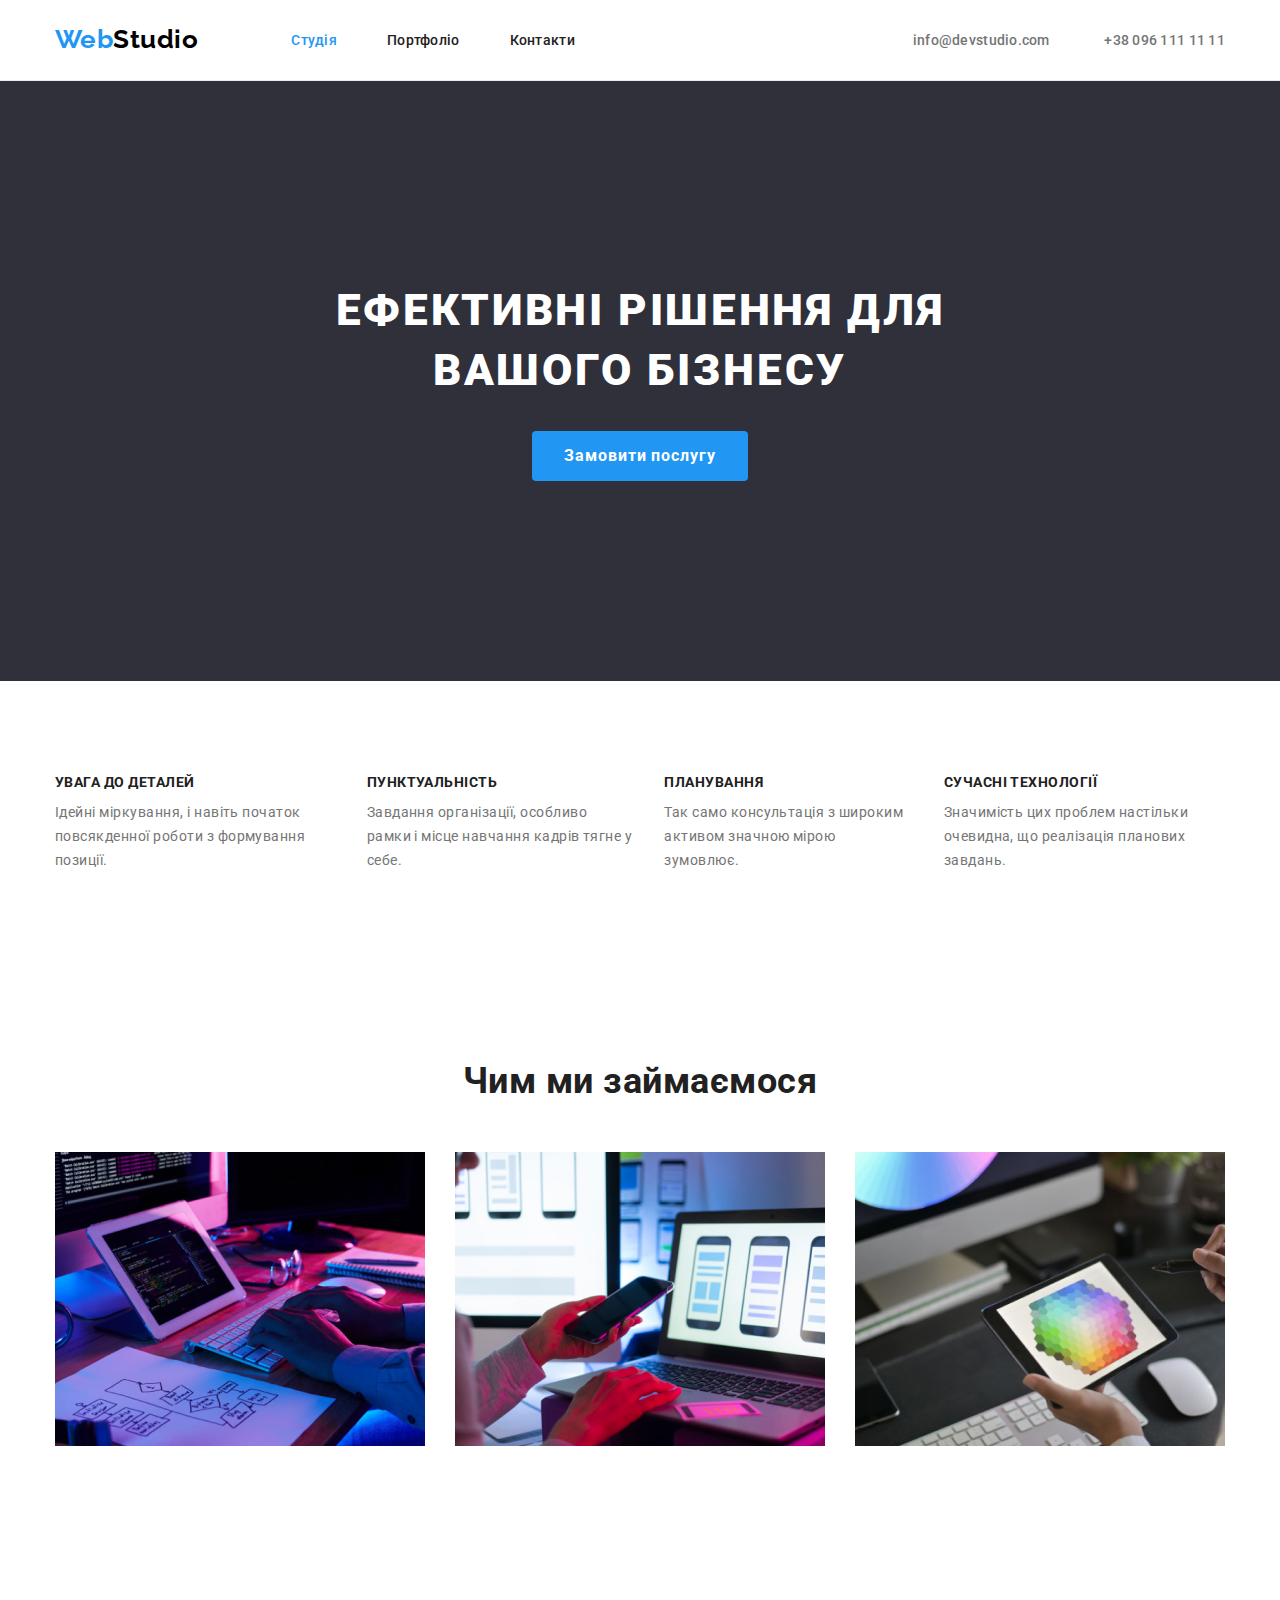
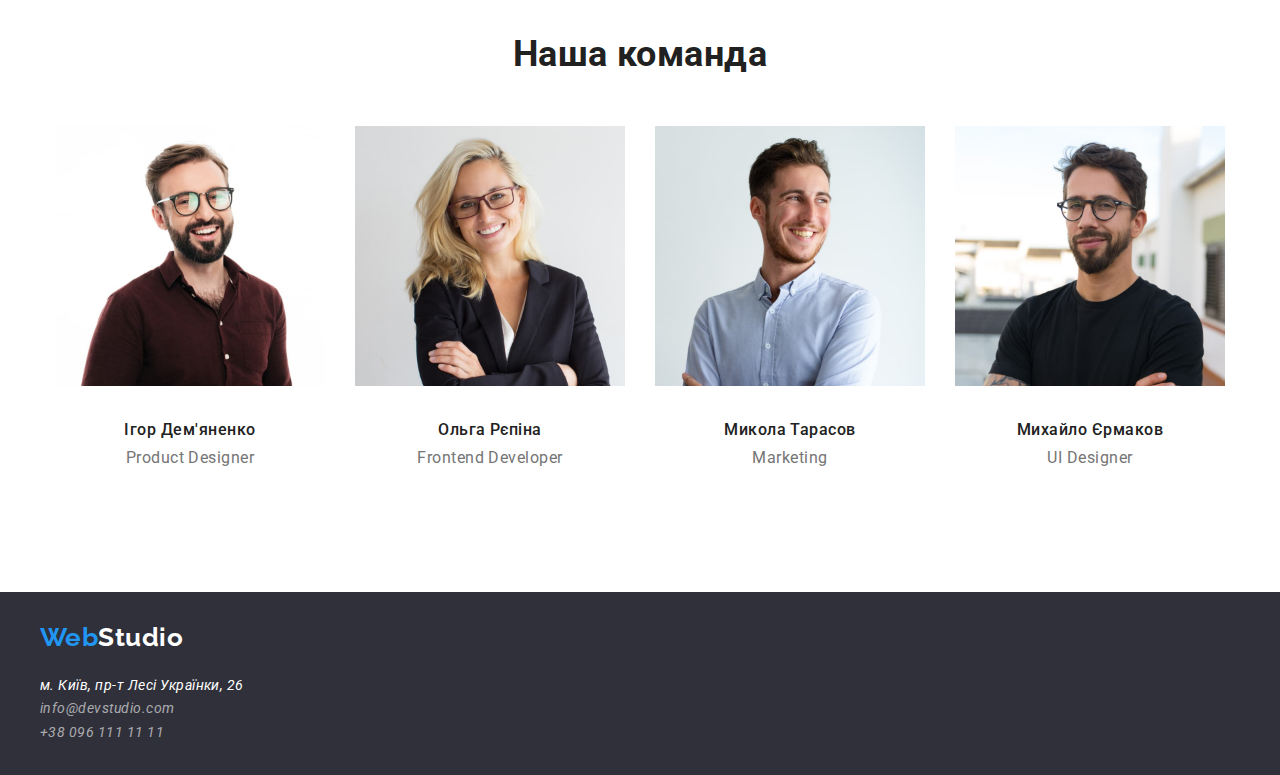
<file: index.html>
<!DOCTYPE html>
<html lang="uk">
  <head>
    <meta charset="UTF-8" />
    <meta http-equiv="X-UA-Compatible" content="IE=edge" />
    <meta name="viewport" content="width=device-width, initial-scale=1.0" />
    <title>Web Studio</title>
    <link
      href="https://fonts.googleapis.com/css2?family=Raleway:wght@700&family=Roboto:wght@400;500;700;900&display=swap"
      rel="stylesheet"
    />
    <link rel="stylesheet" href="https://cdnjs.cloudflare.com/ajax/libs/modern-normalize/1.1.0/modern-normalize.min.css" />
    <link rel="stylesheet" href="./css/styles.css" />
  </head>
  <body>
    <header class="header">
      <div class="container">
        <a href="#" class="logo" lang="en"
          ><span class="logo-web">Web</span>Studio</a
        >
        <nav>
          <ul class="site-nav">
            <li><a href="#" class="link link-studio">Студія</a></li>
            <li><a href="./portfolio.html" class="link">Портфоліо</a></li>
            <li><a href="#" class="link">Контакти</a></li>
          </ul>
        </nav>
        <div class="header-adress">
          <a href="mailto:info@devstudio.com" class="link"
            >info@devstudio.com</a
          >
          <a href="tel:+380961111111" class="link">+38 096 111 11 11</a>
        </div>
      </div>
    </header>
    <main>
      <!-- СЕКЦІЯ1 HERO  -->
      <section class="hero">
        <div class="container">
          <h1 class="hero-title">Ефективні рішення для вашого бізнесу</h1>
          <button type="button">Замовити послугу</button>
        </div>
      </section>
      <!-- СЕКЦІЯ2 ОСОБЛИВОСТІ -->
      <section class="section">
        <div class="container">
          <h2 class="visually-hidden">Наші особливості</h2>
          <ul class="features-list">
            <li class="features">
              <h3 class="title">УВАГА ДО ДЕТАЛЕЙ</h3>
              <p class="text">
                Ідейні міркування, і навіть початок повсякденної роботи з
                формування позиції.
              </p>
            </li>
            <li class="features">
              <h3 class="title">ПУНКТУАЛЬНІСТЬ</h3>
              <p class="text">
                Завдання організації, особливо рамки і місце навчання кадрів
                тягне у себе.
              </p>
            </li>
            <li class="features">
              <h3 class="title">ПЛАНУВАННЯ</h3>
              <p class="text">
                Так само консультація з широким активом значною мірою зумовлює.
              </p>
            </li>
            <li class="features">
              <h3 class="title">СУЧАСНІ ТЕХНОЛОГІЇ</h3>
              <p class="text">
                Значимість цих проблем настільки очевидна, що реалізація
                планових завдань.
              </p>
            </li>
          </ul>
        </div>
      </section>
      <!-- СЕКЦІЯ3 ФОТО -->
      <section class="section">
        <div class="container">
          <h2 class="section-title">Чим ми займаємося</h2>
          <div class="photo-list">
            <img
              class="photo"
              src="./images/foto1.jpg"
              alt="пишемо коди"
              width="370"
            />
            <img
              class="photo"
              src="./images/foto2.jpg"
              alt="розробляємо проект"
              width="370"
            />
            <img
              class="photo"
              src="./images/foto3.jpg"
              alt="розробляємо дизайн"
              width="370"
            />
          </div>
        </div>
      </section>
      <!-- СЕКЦІЯ4 КОМАНДА -->
      <section class="section">
        <div class="container">
          <h2 class="section-title">Наша команда</h2>
          <ul class="team-list">
            <li class="member">
              <img src="./images/igor1.jpg" alt="фото дизайнера" width="270" />
              <h3 class="title-team">Ігор Дем'яненко</h3>
              <p class="text-team" lang="en">Product Designer</p>
            </li>
            <li class="member">
              <img src="./images/olga2.jpg" alt="фото розробника" width="270" />
              <h3 class="title-team">Ольга Рєпіна</h3>
              <p class="text-team" lang="en">Frontend Developer</p>
            </li>
            <li class="member">
              <img
                src="./images/mykola3.jpg"
                alt="фото маркетолога"
                width="270"
              />
              <h3 class="title-team">Микола Тарасов</h3>
              <p class="text-team" lang="en">Marketing</p>
            </li>
            <li class="member">
              <img
                src="./images/myhajlo4.jpg"
                alt="фото дизайнера"
                width="270"
              />
              <h3 class="title-team">Михайло Єрмаков</h3>
              <p class="text-team" lang="en">UI Designer</p>
            </li>
          </ul>
        </div>
      </section>
    </main>
    <footer class="footer">
      <div class="container">
        <a href="#" class="logo" lang="en"
          ><span class="logo-web">Web</span
          ><span class="logo-studio">Studio</span></a
        >
        <address>
          <ul class="fotter-adress">
            <li>
              <a
                href="https://goo.gl/maps/jpHeFxajVQfGKsVg7"
                class="adress-link"
                target="_blank"
                rel="noopener noreferrer nofollow"
                >м. Київ, пр-т Лесі Українки, 26</a
              >
            </li>
            <li>
              <a href="mailto:info@devstudio.com" class="mail-link"
                >info@devstudio.com</a
              >
            </li>
            <li>
              <a href="tel:+380961111111" class="tel-link">+38 096 111 11 11</a>
            </li>
          </ul>
        </address>
      </div>
    </footer>
  </body>
</html>
</file>
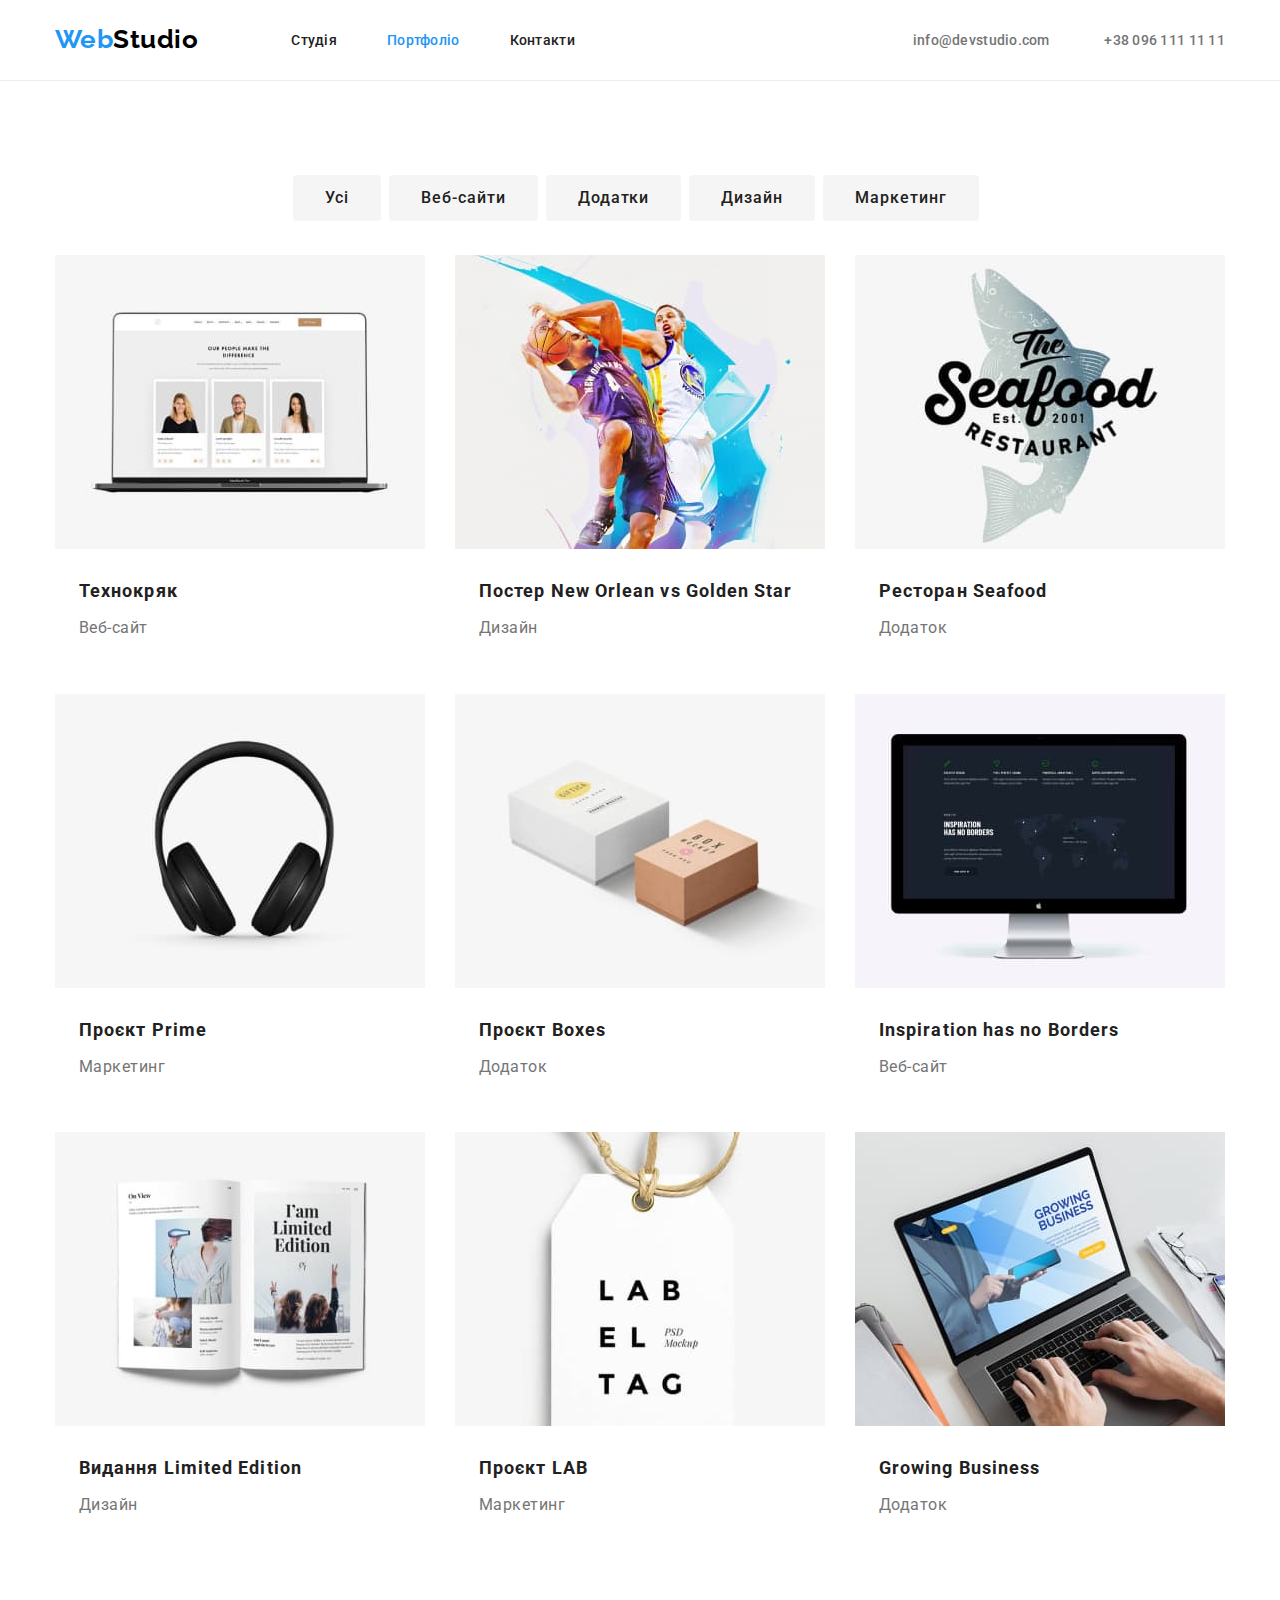
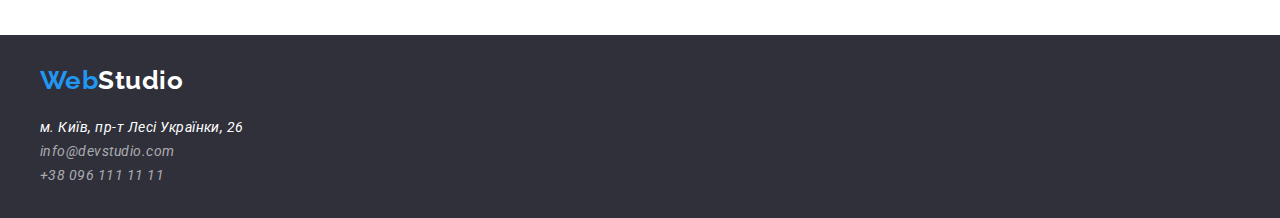
<file: portfolio.html>
<!DOCTYPE html>
<html lang="uk">
  <head>
    <meta charset="UTF-8" />
    <meta http-equiv="X-UA-Compatible" content="IE=edge" />
    <meta name="viewport" content="width=device-width, initial-scale=1.0" />
    <title>Web Studio</title> 
    <link
      href="https://fonts.googleapis.com/css2?family=Raleway:wght@700&family=Roboto:wght@400;500;700;900&display=swap"
      rel="stylesheet"
    />
    <link rel="stylesheet" href="https://cdnjs.cloudflare.com/ajax/libs/modern-normalize/1.1.0/modern-normalize.min.css" />
    <link rel="stylesheet" href="./css/styles.css" />
  </head>
  <body>
    <header class="header">
      <div class="container">
        <a href="#" class="logo" lang="en"
          ><span class="logo-web">Web</span>Studio</a
        >
        <nav>
          <ul class="site-nav">
            <li><a href="./index.html" class="link">Студія</a></li>
            <li><a href="#" class="link link-portfolio">Портфоліо</a></li>
            <li><a href="#" class="link">Контакти</a></li>
          </ul>
        </nav>
        <div class="header-adress">
          <a href="mailto:info@devstudio.com" class="link"
            >info@devstudio.com</a
          >
          <a href="tel:+380961111111" class="link">+38 096 111 11 11</a>
        </div>
      </div>
    </header>
    <main>
      <!-- СПИСОК BUTTON -->
      <section class="section">
        <div class="container">
          <div class="button-list">
            <h1 class="visually-hidden">Наші проекти</h1>
            <ul class="but-list">
              <li><button class="but" type="button">Усі</button></li>
              <li><button class="but" type="button">Веб-сайти</button></li>
              <li><button class="but" type="button">Додатки</button></li>
              <li><button class="but" type="button">Дизайн</button></li>
              <li><button class="but" type="button">Маркетинг</button></li>
            </ul>
          </div>
          <!-- СПИСОК НАШІ ПРОЕКТИ -->
          <ul class="work-list">
            <li class="project">
              <img src="./images/proekt1.jpg" alt="Сайт компанії" width="370" />
              <h2 class="title-work">Технокряк</h2>
              <p class="text-work">Веб-сайт</p>
            </li>
            <li class="project">
              <img
                src="./images/proekt2.jpg"
                alt="Постер баскетбольної команди"
                width="370"
              />
              <h2 class="title-work">Постер New Orlean vs Golden Star</h2>
              <p class="text-work">Дизайн</p>
            </li>
            <li class="project">
              <img
                src="./images/proekt3.jpg"
                alt="Мобільний додаток для ресторану"
                width="370"
              />
              <h2 class="title-work">Ресторан Seafood</h2>
              <p class="text-work">Додаток</p>
            </li>
            <li class="project">
              <img
                src="./images/proekt4.jpg"
                alt="Маркетинговий проект"
                width="370"
              />
              <h2 class="title-work">Проєкт Prime</h2>
              <p class="text-work">Маркетинг</p>
            </li>
            <li class="project">
              <img
                src="./images/proekt5.jpg"
                alt="Мобільний додаток для пакувальної компанії"
                width="370"
              />
              <h2 class="title-work">Проєкт Boxes</h2>
              <p class="text-work">Додаток</p>
            </li>
            <li class="project">
              <img
                src="./images/proekt6.jpg"
                alt="Сайт соціальної компанїї"
                width="370"
              />
              <h2 class="title-work">Inspiration has no Borders</h2>
              <p class="text-work">Веб-сайт</p>
            </li>
            <li class="project">
              <img
                src="./images/proekt7.jpg"
                alt="Дизайн макету журналу"
                width="370"
              />
              <h2 class="title-work">Видання Limited Edition</h2>
              <p class="text-work">Дизайн</p>
            </li>
            <li class="project">
              <img
                src="./images/proekt8.jpg"
                alt="Проект маркетингу лаб"
                width="370"
              />
              <h2 class="title-work">Проєкт LAB</h2>
              <p class="text-work">Маркетинг</p>
            </li>
            <li class="project">
              <img
                src="./images/proekt9.jpg"
                alt="Додаток для бізнес сайту"
                width="370"
              />
              <h2 class="title-work">Growing Business</h2>
              <p class="text-work">Додаток</p>
            </li>
          </ul>
        </div>
      </section>
    </main>
    <footer class="footer">
      <div class="container">
        <a href="#" class="logo" lang="en"
          ><span class="logo-web">Web</span
          ><span class="logo-studio">Studio</span></a
        >
        <address>
          <ul class="fotter-adress">
            <li>
              <a
                href="https://goo.gl/maps/jpHeFxajVQfGKsVg7"
                class="adress-link"
                target="_blank"
                rel="noopener noreferrer nofollow"
                >м. Київ, пр-т Лесі Українки, 26</a
              >
            </li>
            <li>
              <a href="mailto:info@devstudio.com" class="mail-link"
                >info@devstudio.com</a
              >
            </li>
            <li>
              <a href="tel:+380961111111" class="tel-link">+38 096 111 11 11</a>
            </li>
          </ul>
        </address>
      </div>
    </footer>
  </body>
</html>
</file>
<file: css/styles.css>
:root {
    --primary-text-color:#757575;
    --title-text-color:#212121;
    --primary-white-color:#FFFFFF;
    --footer-text-color:rgba(255, 255, 255, 0.6);
    --accent-color:#2196F3;
}

h1, h2, h3, p, ul {
    margin: 0;
}

body {
    background-color: var(--primary-white-color);
    color: var(--primary-text-color);
    font-family: "Roboto", sans-serif;
    letter-spacing: 0.03em;
}

.container {
    
    width: 1200px;
    margin: 0 auto;
    padding: 0 15px;
}

.section {
    padding: 94px 0;
}

ul {
    list-style: none;
    padding-left: 0;
}

a {
    text-decoration: none;
}

/* ОСНОВНА СТОРІНКА */
/* header */
.header {
    border-bottom: 1px solid #ECECEC;
}

.header .container {
    display: flex;
    align-items: center;
}

.logo {
    margin: 24px 93px 25px 0;
    text-decoration: none;
    color: #000000;
    font-family: "Raleway", sans-serif;
    font-weight: 700;
    font-size: 26px;
    line-height: 1.2;
}

.logo-web {
    color: var(--accent-color)
}

.logo-studio {
    color: var(--primary-white-color)
}

.site-nav {
    display: flex;
}

.site-nav .link {
    margin-right: 50px;
    color: var(--title-text-color);
    font-weight: 500;
    font-size: 14px;
    line-height: 1.14;
    letter-spacing: 0.02em;
}

.site-nav .link:hover,
.site-nav .link:focus,
.site-nav .link-studio:active,
.site-nav .link-portfolio:active {
    color: var(--accent-color);
}

.site-nav .link-studio,
.site-nav .link-portfolio {
    color: var(--accent-color);
}

.link {
    color: var(--primary-text-color);
    font-weight: 500;
    font-size: 14px;
    line-height: 1.14;
    letter-spacing: 0.02em
}

.link:hover,
.link:focus {
    color: var(--accent-color);
}

.header-adress {
    margin-left: auto;
}

.header-adress .link:last-child {
    margin-left: 50px;
}

/* СЕКЦІЇ */

.section-title {
    margin-bottom: 50px;
    color: var(--title-text-color);
    font-weight: 700;
    font-size: 36px;
    line-height: 1.16;
    text-align: center;
}

/* < !-- СЕКЦІЯ1 HERO --> */
.hero {
    background-color: #2F303A;
    padding-top: 200px;
    padding-bottom: 200px;  
}

.hero-title {
    margin-bottom: 30px;
    margin-left: auto;
    margin-right: auto;
    width: 696px;
    color: var(--primary-white-color);
    font-weight: 900;
    font-size: 44px;
    line-height: 1.36;
    text-align: center;
    letter-spacing: 0.06em;
    text-transform: uppercase;
}

/* < !-- СЕКЦІЯ2 ОСОБЛИВОСТІ --> */
.visually-hidden {
    position: absolute;
    white-space: nowrap;
    width: 1px;
    height: 1px;
    overflow: hidden;
    border: 0;
    padding: 0;
    clip: rect(0 0 0 0);
    clip-path: inset(50%);
    margin: -1px;
}

.features-list {
    display: flex;
}

.features-list .features:not(:last-child) {
    margin-right: 30px;
}

.title {
    margin-bottom: 10px;
    color: var(--title-text-color);
    font-weight: 700;
    font-size: 14px;
    line-height: 1.14;
    text-transform: uppercase;
}

/* < !-- СЕКЦІЯ3 ФОТО --> */
.photo-list {
    display: flex;
}

.photo-list .photo:not(:last-child) {
    margin-right: 30px;
}

/* < !-- СЕКЦІЯ4 КОМАНДА --> */
.team-list {
    display: flex;
 
}

.team-list .member:not(:last-child) {
    margin-right: 30px;
    
}

.title-team {
    margin-top: 30px;
    margin-bottom: 10px;
    text-align: center;
    color: var(--title-text-color);
    font-weight: 500;
    font-size: 16px;
    line-height: 1.18;
}

.text {
    font-size: 14px;
    line-height: 1.71;
}

.text-team {
    margin-bottom: 30px;
    text-align: center;
    font-size: 16px;
    line-height: 1.18;
}

/* BUTTON */
button {
    padding: 10px 32px;
    border-radius: 4px;
    border: 0;
    margin-left: auto;
    margin-right: auto;
    background-color: var(--accent-color);
    color: var(--primary-white-color);
    font-weight: 700;
    font-size: 16px;
    line-height: 1.88;
    display: flex;
    align-items: center;
    text-align: center;
    letter-spacing: 0.06em;
    text-decoration: none;
    cursor: pointer;
}

/* FOOTER */
.footer {
    background: #2F303A;
}

.footer .container {
    padding: 30px 0;
   
}

.fotter-adress {
    margin-top: 20px;
    font-weight: 400;
    font-size: 14px;
    line-height: 1.71;
}

.adress-link {
    color: var(--primary-white-color);
}

.adress-link:hover,
.adress-link:focus {
    color: var(--accent-color);
}

.mail-link {
    color: var(--footer-text-color);
    }

.mail-link:hover,
.mail-link:focus {
    color: var(--accent-color);
}

.tel-link {
    color: var(--footer-text-color);
}

.tel-link:hover,
.tel-link:focus {
    color: var(--accent-color);
} 

/* ПОРТФОЛІО */
/* СПИСОК BUTTON */
.but-list {
    display: flex;
    justify-content: center;
    margin-bottom: 34px;
}

.but {
    margin-right: 8px;
    background-color: #F5F5F5;
    color: var(--title-text-color);
    font-weight: 500;
    font-size: 16px;
    line-height: 1.62;
    text-align: center;
    text-decoration: none;
    cursor: pointer;
}

.but:hover,
.but:focus {
    background-color: var(--accent-color);
    color: var(--primary-white-color);
}

/* СПИСОК НАШІ ПРОЕКТИ */
.work-list {
    display: flex;
    flex-wrap: wrap;
}


.work-list .project {
    width: calc((100% - 60) / 3);
    margin-right: 30px;
    margin-bottom: 30px;
    }

.work-list .project:nth-child(3n) {
    margin-right: 0;
}

.work-list .project:nth-last-child(-n+3) {
    margin-bottom: 0;
}

.title-work {
    margin: 20px 0 4px 24px;
    color: var(--title-text-color);
    font-weight: 700;
    font-size: 18px;
    line-height: 2;
    letter-spacing: 0.06em;
}

.text-work {
    margin: 0 0 20px 24px;
    font-size: 16px;
    line-height: 1.88;
}
</file>
